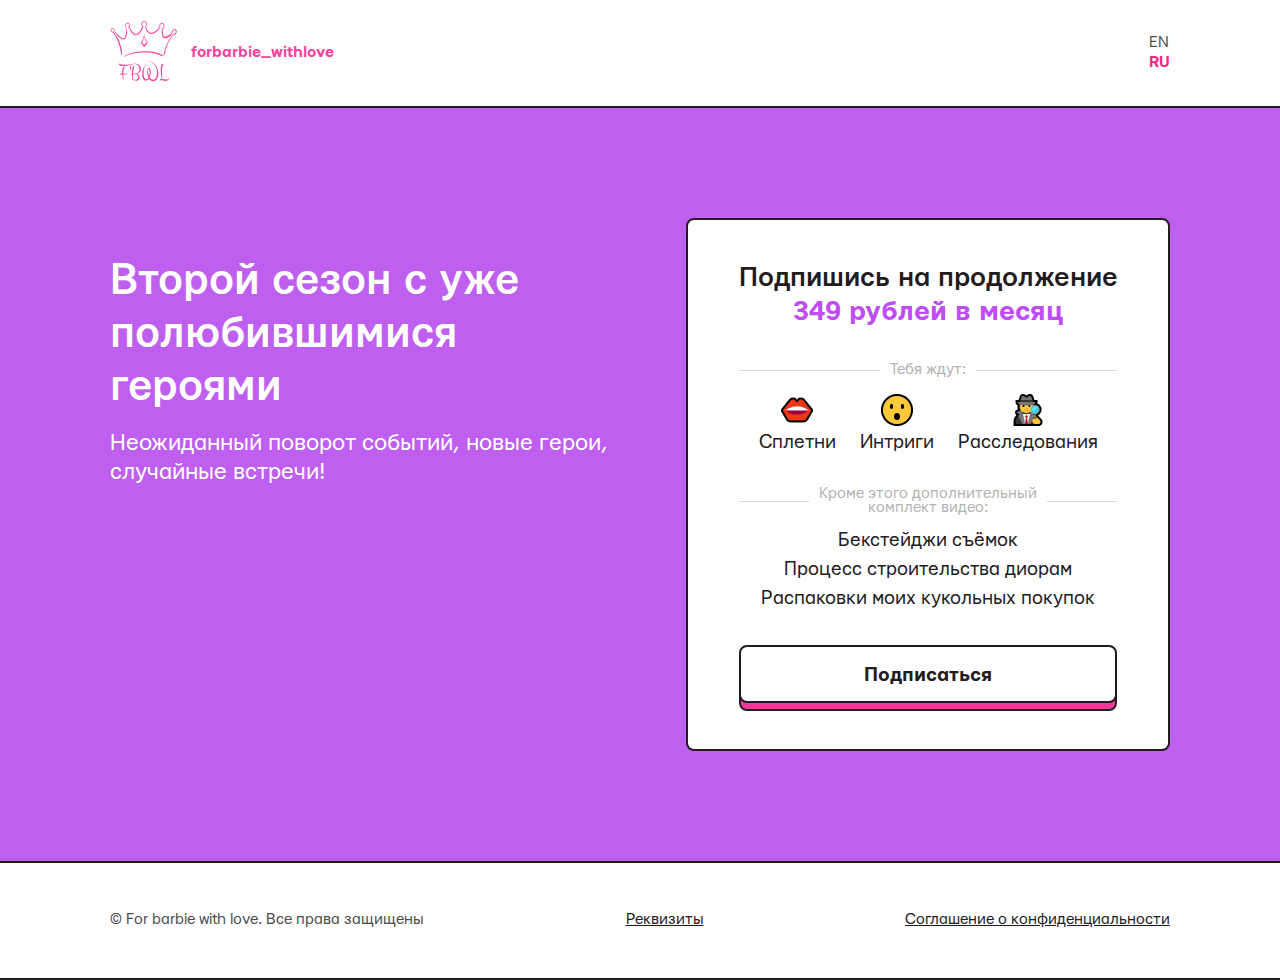
<file: Subscription.html>
<!DOCTYPE html>
<html lang="en">
	<head>

		<meta charset="utf-8">
		<!-- <base href="/"> -->
	
		<title>For barbie with love</title>
		<meta name="description" content="For barbie with love">
	
		<meta name="viewport" content="width=device-width, initial-scale=1.0, minimum-scale=1.0, maximum-scale=1.0, user-scalable=no">
	
		<link rel="icon" href="images/favicon.png">
		<meta property="og:image" content="images/preview.jpg">
		
		<link rel="stylesheet" href="libs/bootstrap/css/bootstrap-reboot.min.css">
		<link rel="stylesheet" href="libs/bootstrap/css/bootstrap-grid.min.css">
	
		<link rel="stylesheet" href="css/media.css">
		<link rel="stylesheet" href="css/main.css">
	
	
		<script src="libs/jquery/jquery-3.6.0.min.js" defer></script>
		<script src="./libs/bootstrap/js/bootstrap.js" defer></script>
		
	</head>
<body class="language__ru">
	<header class="header">
		<div class="wrap wrap__header">
			<div class="container">
				<div class="row">
					<div class="col">
						<div class="header__inner">
							<div class="header__desktop desktop">	
								<div class="header__inner">
									<div class="logo">
										<div class="logo__img"><img src="./images/logo.png" alt="FBWL логотип"></div>
										<p class="logo__text">forbarbie_withlove</p>
									</div>
									<div class="menu">
										<div class="language">
											<a href='./en.html' class="en">en</a>
											<a href='index.html'class="ru">ru</a>
										</div>
									</div>
							</div>
							</div>
							<div class="header__mobile mobile tablet">
								<div class="header__mobile__inner">
									<div class="logo">
										<div class="logo__img"><img src="./images/logo.png" alt="FBWL логотип"></div>
										<p class="logo__text">forbarbie_withlove</p>
									</div>
									
									<div class="language">
										<a href='./en.html' class="en">en</a>
										<a href='index.html'class="ru">ru</a>
									</div>
									<div class="mobile__menu">
										<div class="mobile__menu__inner">
											<div class="mobile__menu_line_top"></div>
											<div class="mobile__menu_line_bot"></div>
										</div>
									</div>
								</div>
								<div class="header__mobile__open">
									<nav>
										<a href="#subscription" class="menu__item">Второй сезон</a>
										<a href="#about" class="menu__item">Обо мне</a>
										<div class="btn mobile__btn">
											<a href="" class="btn_inner">Скачать приложение</a>
										</div>
									</nav>
								</div>
							</div>
						</div>
					</div>
				</div>
			</div>
		</div>
	</header>
	<div class="subscription" id="subscription">
	<div class="subscription__wrap wrap">
		<div class="container">
			<div class="row">
				<div class="col">
					<div class="subscription__inner">
						<div class="left subscription__left">
							<h2 class="subscription__title">Второй сезон с уже полюбившимися героями</h2>
							<div class="subscription__text text">
								<p>Неожиданный поворот событий, новые герои, случайные встречи!</p>
							</div>
						</div>
						<div class="right subscription__right cta">
							<div class="cta__inner">
								<h3 class="cta__title">Подпишись&nbspна&nbspпродолжение <br><span class="violet">349 рублей в месяц</span></h3>
								<div class="cta__pluses_1">
									<p class="cta__subtitle"><span class="subtitle__inner">Тебя ждут:</span></p>
									<ul class="cta__pluses_horizontal">
										<li class="cta__plus cta__plus_1">
											<img src="./images/lips.png" alt="" class="cta__icon">
											<p class="cta__text text">Сплетни</p>
										</li>
										<li class="cta__plus cta__plus_2">
											<img src="./images/wow.png" alt="" class="cta__icon">
											<p class="cta__text text">Интриги</p>
										</li>
										<li class="cta__plus cta__plus_3">
											<img src="./images/detective.png" alt="" class="cta__icon">
											<p class="cta__text text">Расследования</p>
										</li>
									</ul>
								</div>
								<div class="cta__pluses_2">
									<p class="cta__subtitle"><span class="subtitle__inner">Кроме этого дополнительный<br>комплект видео:</span></p>
									<ul class="cta__vertical">
										<li class="cta__p p">Бекстейджи съёмок</li>
										<li class="cta__p p">Процесс строительства диорам</li>
										<li class="cta__p p">Распаковки моих кукольных покупок</li>
									</ul>
								</div>
								<div class="btn subscription__btn">
									<a href="" class="btn_inner"  data-toggle="modal" data-target="#bill">Подписаться</span></a>
								</div>
							</div>
						</div>
					</div>
				</div>
			</div>
		</div>
	</div>
</div>
	<footer class="footer">
		<div class="footer__wrap wrap">
			<div class="container">
				<div class="row">
					<div class="col">
						<div class="footer__inner">
							<p class="footer__text p">© For barbie with love. Все права защищены</p>
							<a href="#" class="footer__link menu__item" data-toggle="modal" data-target="#requisites">Реквизиты</a>
							<a href="#" class="footer__link menu__item" data-toggle="modal" data-target="#conf">Cоглашение о конфиденциальности</a>
						</div>
					</div>
				</div>
			</div>
		</div>
	</footer>
</body>
</html>
</file>
<file: css/media.css>
/* === DESKTOP FIRST === */

/* xl <= Extra extra large (xxl) */
@media (max-width : 1400px) {

}

/* lg <= Extra large (xl) */
@media (max-width : 1100px) {
	
}

/* md <= Large (lg) */
@media (max-width : 992px) {
	
}


/* sm <= Medium (md) */
@media (max-width : 768px) {

}

/* xs <= Small (sm) */
</file>
<file: css/main.css>
/* USER VARIABLES SECTION */

:root {
	--accent: #F0399C;
	--main: #231B1F;
	--lineheight: 1.65;
	--userfont: mariupol, sans-serif;
	--systemfont: -apple-system, BlinkMacSystemFont, Arial, sans-serif;
	--radius: 8px;
	--gray: #605A5C;
	--border: 2px solid var(--main);
}

/* BOOTSTRAP SETTINGS SECTION */

/* gutter 20px (10px + 10px). Comment this code for default gutter start at 1.5rem (24px) wide. */
.container, .container-fluid, .container-lg, .container-md, .container-sm, .container-xl, .container-xxl { --bs-gutter-x: 0; }
.row, .row > * { --bs-gutter-x: 1.25rem; }

/* FONTS LOAD SECTION */

@font-face { src: url("../fonts/Mariupol-Regular.woff") format("woff"); font-family: "mariupol"; font-weight: 400; font-style: normal; }
@font-face { src: url("../fonts/Mariupol-Medium.woff") format("woff"); font-family: "mariupol"; font-weight: 500; font-style: normal; }
@font-face { src: url("../fonts/Mariupol-Bold.woff") format("woff"); font-family: "mariupol"; font-weight: 700; font-style: normal; }

/* GENERAL CSS SETTINGS */

::placeholder { color: #666; }
::selection { background-color: var(--accent); color: #fff; }
input, textarea { outline: none; }
input:focus:required:invalid, textarea:focus:required:invalid { border-color: red; }
input:required:valid, textarea:required:valid { border-color: green; }

body {
	font-family: var(--userfont);
	line-height: var(--lineheight);
	color: var(--main);
	min-width: 320px;
	position: relative;
	overflow-x: hidden;
}
body > * {
    overflow: hidden;
}
body.menu__show {
	overflow: hidden;
}
/* USER STYLES */
.mobile, .tablet {
	display: none;
}
.desktop {
	display: block;
}
.modal-body ul {
	padding-left: 0;
}
a:hover {
	color: var(--accent);
}
h1 {
	font-size: 3.125rem;
	margin-bottom: 1rem;
}
@media (min-width: 420px){
	.language__en h1 {
		font-size: 35px;
	}
}
@media (min-width: 620px){
	.language__en h1 {
		font-size: 37px;
	}
}
@media (min-width: 992px){
.language__en h1 {
	font-size: 44px;
}
}


.language__en .footer__inner {
	display: flex;
	justify-content: center;
}
.language__en .footer__link {
	display: none;
}
#bill .modal-body {
	font-size: 18px;
	padding-top: 32px;
	line-height: 120%;
	padding-bottom: 10px;
}
#requisites .modal-body {
	padding-top: 32px;
}
.modal-body .violet {
	font-size: 24px;
}
#bill .modal-body .violet {
	font-size: 18px;
}
#bill .modal-body li {
	position: relative;
	padding-left: 20px;
	margin-bottom: 6px;
}
#bill .modal-body ul li:first-child {
	margin-top: 8px;
}
.pay__window {
	margin-top: 32px;
}
#bill .modal-body li::before {
	content: '';
	background: url("../images/star__li.svg");
	position: absolute;
	top: -2px;
	bottom: 0;
	margin: auto;
	left: 0;
	width: 14px;
	height: 14px;
	opacity: 0.7;
}
h2 {
	font-size: 2.75rem;
	font-weight: 500;
}
h3 {
	font-size: 1.75rem;
	font-weight: normal;
}
h4 {
	font-size: 1.5rem;
	line-height: 110%;
}
.medium {
	font-weight: 500;
}
.header__desktop {
	width: 100%;
}
.text_size_l {
	font-size: 1.5rem;
	line-height: 135%;
}
.overflow {
	position: absolute;
	width: 100vw;
	height: 100%;
	background: #ffb8f6b3;
  backdrop-filter: blur(20px);
	-webkit-backdrop-filter: blur(20px);
	z-index: 180;
	display: none;
}
.menu__show .overflow {
	display: block;
}
.text {
	font-size: 22px;
	color: var(--gray)
}
li {
	list-style-type: none;
}


/*MENU*/
a {
	transition: 0.2s;
}
.accent {
	color: var(--accent);
	font-weight: bold;
	
}
.cta__pluses_horizontal {
	padding-left: 0;
}
.header__inner {
	display: flex;
	flex-direction: row;
	padding: 0.625em 0;
	align-items: center;
}
.logo, .menu {
	display: flex;
	height: 100%;
	flex-direction: row;
	align-items: center;
}
.logo__text {
	margin: 0;
}
.menu {
	flex-grow: 1;
	justify-content: flex-end;
}
.menu__inner {
	display: inline-flex;
	gap: 2rem;
}
.menu__item {
	text-decoration: none;
	color: var(--main)
}
.logo__text {
	padding-left: 0.875rem;
	font-weight: bold;
	color:  #FF419D;
}


/*Main screen*/
.main {
	background: #FFB8F6;
}
.wrap {
	padding: 6.875rem 0;
	border-bottom: 2px solid var(--main);
}
.wrap__header {
	padding: 0;
}
ul.cta__vertical {
	padding-left: 0 ;
}
.main__inner {
	display: flex;
	flex-direction: row;
	flex-wrap: wrap;
	gap: 1rem;
}
.main__content{
	max-width: 34.9375rem;
	display: flex;
	gap: 1rem;
	flex-direction: column;
	flex-wrap: wrap;
}
.main__text {
	display: inline-block;
	background: white;
	border-radius: var(--radius);
	box-shadow: inset 0 0 0 2px var(--main);
	padding: 52px 32px 0 42px;
	min-height: 20.6875rem;
}
.right {
	max-width: 30.25rem;
	flex-direction: row;
}
.main__img_height_l{
	height: 13.5rem;
}
.main__img_height_s {
	height: 6.25rem;
	min-height: 6.25rem;
}
.main__img_width_l {
	width: 22.4375em;
}
.main__img_width_329 {
	width: 20.5625em;
}
.main__icon_1 {
	position: absolute;
	min-width: 13.375rem;
	bottom: 0;
	right: -7.8125rem;
}
.main__img {
	width: 100%;
	height: 100%;
	object-fit: cover;
}
.main__icon{
	display: flex;
	justify-content: center;
	align-items: center;
	background: #A1CEFF;	
	border: var(--border);
	border-radius: var(--radius);
}
.main__img_wrap {
	display: flex;
	gap: 1em;
	position: relative;
}
.cinemaimg {
	border-radius: var(--radius);
	border: var(--border);
	position: relative;
	overflow: hidden;
}
.cinemaimg:before, .cinemaimg::after {
	content: '';
	display: block;
	position: absolute;
	width: 100%;
	height: 1.125rem;
	background: url('../images/cinema-line.svg') repeat-x;
	top: -2px;
	left: 0;
	z-index: 20;
}
.cinemaimg::after {
	top: unset;
	bottom: -2px;
}
.main__img_width_s {
	width: 6.8125rem;
}
.main__img_width_m {
	width: 14.625rem;
}
.main__icon_2 {
	align-self: flex-end;
}
.main__img_5 {
	top: -7.25rem;
}
.main__img_1 img {
	object-position: right;
}
.main__img_3 img {
	object-position: left 25%;
}
.main__img_5 img {
	object-position: 0 10px;
  transform: scale(1);
}
.main__img_6 img {
	object-position: 0 -45px;
}
.benefit__item, .dolls__point {
	list-style-type: none;
}
.benefit__text {
	font-size: 1.125rem;
	line-height: 110%;}
.app { 
	background: #A1CEFF;
}
.app__inner {
	display: flex;
	flex-direction: row;
	gap: 3rem;
	width: 61.0625rem;
	margin: 0 auto;
}
.app__right{
	display: flex;
	gap: 2.75em;
	flex-direction: column;
}
.benefits__items {
	display: flex;
	flex-direction: column;
	gap: 1.25em;
	margin-bottom: 0;
	padding-left: 0;
}
.benefit__item{
	background: white;
	border-radius: var(--radius);
	border: var(--border);
	display: flex;
	flex-direction: row;
	gap: 0.75em;
	padding: 1.5em 1.75em;
}
.benefit__content > * {
	margin: 0;
}
.app__left {
	max-width: 30.25rem;
	min-width: 30.25rem;
}
.benefit__title {
	margin-bottom: 0.5rem;
}
.btn_inner {
	display: flex;
	flex-direction: column;
	line-height: normal;
	font-size: 1.25rem;
	padding-top: 0.95em;
	padding-bottom: 0.8em;
	background: white;
	border-radius: var(--radius);
	border: var(--border);
	align-items: center;
	text-decoration: none;
	color: var(--main);
	font-weight: bold;
	gap: 0.25em;
	transition: 0.3s;
	box-shadow:  0 8px 0 -2px #F0399C, 0 8px 0 0px var(--main);
}
.btn_inner:hover {
	box-shadow: 10px 10px 0 -2px #F0399C, 10px 10px 0 0px var(--main);
	color: #F0399C;
}
.btn__text {
	font-size: 0.875rem;
	font-weight: normal;
}
.benefits__btn {
	margin-top: -0.25em;
}
.app__image {
	width: 431px;
	max-height: 57.4375em;
	overflow: hidden;
}
.app__img {
	width: 100%;
}
.dolls__left {
	display: flex;
	flex-direction: column;
	gap: 2.75em;
	width: 36.0625em;
	min-width: 36.0625em;
	padding: 6.875rem 0;
}
.menu {
	gap: 40px;
}
.language__ru .ru {
	font-weight: bold;
	opacity: 1;
	color: #f52781;
}
.language__en .en {
	font-weight: bold;
	opacity: 1;
	color: #f52781;
}
.dolls__points {
	display: flex;
	flex-direction: column;
	gap: 2.5em;
	padding-right: 6.25em;
	padding-left: 0;
}
.point__title {
	margin: 0;
	font-weight: 400;
	line-height: 120%;
}
.dolls__point {
	display: flex;
	flex-direction: row;
	gap: 1em;
}
.dolls__inner {
	display: flex;
	flex-direction: row;
}
.right__fullpage.right {
	max-width: unset;
	width: auto;
}
.dolls__container {
	max-width: calc(1060px + ((100% - 1060px) / 2));
	margin-left: calc((100% - 1060px) / 2);
}
.dolls__wrap {
	padding: 0;
}
.dolls__right {
	padding: 3.75em 0;
	background: #F4F4F4;
	border-left: 2px solid var(--main);
}
.right__dolls {
	display: flex;
	flex-direction: row;
	gap: 1em;
}
.dolls__slider_1, .dolls__slider_2 {
	margin-bottom: 1em;
}
.cinemaimg_white::before, .cinemaimg_white::after {
	background: url('../images/cinema-line-white.svg');
}
.subscription {
	background: #BF5FEF;
}
.subscription__inner {
	display: flex;
	flex-direction: row;
}
.subscription__left {
	width: 36em;
	padding-right: 3em;
	padding-top: 37px;
}
.subscription__title {
	color: white;	
	margin-bottom: 0.36em;
}
.subscription__text {
	color: white;
	font-size: 1.5rem;
	line-height: 120%;
}
.subscription__right {
	border-radius: var(--radius);
	border: var(--border);
	background: white;
	text-align: center;
	display: flex;
	flex-direction: column;
	padding: 2.625em 3.2em 2.875em;
}
.cta__pluses_horizontal {
	display: flex;
	flex-direction: row;
	gap: 1.5em;
	justify-content: center;
	margin-bottom: 1.75em;
}
.cta__title {
	font-weight: 500;
	margin-bottom: 1em;
}
.violet {
	color: #BE4DF5;
	font-weight: bold;
}
.cta__subtitle {
	display: inline-block;
	position: relative;
	text-align: center;
	line-height: 90%;
	width: 100%;
}
.subtitle__inner {
	font-size: 1rem;
	color: #B3B3B3;
	display: inline-block;
	background: white;
	position: relative;
  z-index: 2;
	padding: 0px 10px;
}
.cta__text {
	font-size: 1.25rem;
	color: var(--main);
	margin-bottom: 0;
}
.cta__p {
	font-size: 1.25rem;
	margin-bottom: 0.4444em;
	color: var(--main);
	line-height: 100%;
}
.cta__subtitle::after {
	content: '';
	position: absolute;
	height: 1px;
	width: 100%;
	top: 0;
	bottom: 0;
	margin: auto;
	background: #D9D9D9;
	left: 0;
	right: 0;
}
.subscription__btn {
	margin-top: 2.25em;
}

.about {
	background: #FFC900;
}
.top__inner, .about__bot {
	display: flex;
	flex-direction: row;
	justify-content: space-between;
}
.about__right_1 {
	padding-top: 2.75em;
}
.about__p {
	font-size: 1.25rem;
	line-height: 140%;
	margin-bottom: 1.6em;
}
.about__title {
	margin-bottom: 0.55em;
}
.about__left_2 {
	padding-right: 3.125em;
}
.about__top {
	margin-bottom: 4.25em;
}
.accent__p {
	display: inline-block;
	padding: 1.4em 1.2em;
	position: relative;
	border-radius: var(--radius);
	border: var(--border);
	background: white;
	font-weight: 500;
	line-height: 110%;
}
.accent__p::after, .accent__p::before {
	content: '';
	width: 45px;
	height: 45px;
	position: absolute;
	background: url('../images/Heart.svg') no-repeat center;
	background-size: 70%;
	top: 0;
	left: 0;
	transform: translate(-5%, -50%) rotate(-10deg);
}
.accent__p::after {
	background: url('../images/blink.svg');
	background-size: 100%;
	left: unset;
	top: unset;
	bottom: 0;
	right: 0;
	transform: translate(-50%, 35%);
}
.footer__text, .footer__link {
	margin-bottom: 0;
}
.footer__inner {
	display: flex;
	justify-content: space-between;
}
.footer__wrap {
	padding: 2.75em 0;
}
h5.modal-title {
	line-height: 110%;
}
.footer__text {
	color: #4D4D4D;
}
.footer__link {
	text-decoration: underline;
}
.app__mobile {
	display: none;
}
img.dolls__img.dolls__img_2 {
	object-position: 0 16px;
}
/*!
 * Generated using the Bootstrap Customizer (https://getbootstrap.com/docs/3.4/customize/)
 */
/*!
 * Bootstrap v3.4.1 (https://getbootstrap.com/)
 * Copyright 2011-2019 Twitter, Inc.
 * Licensed under MIT (https://github.com/twbs/bootstrap/blob/master/LICENSE)
 */
/*! normalize.css v3.0.3 | MIT License | github.com/necolas/normalize.css */
html {
  font-family: sans-serif;
  -ms-text-size-adjust: 100%;
  -webkit-text-size-adjust: 100%;
}

body {
  margin: 0;
	padding-right: 0 !important;
}
html {
	scroll-behavior: smooth;
}
a {
  background-color: transparent;
}
a:active,
a:hover {
  outline: 0;
}
abbr[title] {
  border-bottom: none;
  text-decoration: underline;
  text-decoration: underline dotted;
}
b,
strong {
  font-weight: bold;
}
dfn {
  font-style: italic;
}

mark {
  background: #ff0;
  color: #000;
}
small {
  font-size: 80%;
}
sub,
sup {
  font-size: 75%;
  line-height: 0;
  position: relative;
  vertical-align: baseline;
}
sup {
  top: -0.5em;
}
sub {
  bottom: -0.25em;
}
img {
  border: 0;
}
svg:not(:root) {
  overflow: hidden;
}
figure {
  margin: 1em 40px;
}

pre {
  overflow: auto;
}
code,
kbd,
pre,
samp {
  font-family: monospace, monospace;
  font-size: 1em;
}
button,
input,
optgroup,
select,
textarea {
  color: inherit;
  font: inherit;
  margin: 0;
}
button {
  overflow: visible;
}
button,
select {
  text-transform: none;
}
button,
html input[type="button"],
input[type="reset"],
input[type="submit"] {
  -webkit-appearance: button;
  cursor: pointer;
}
button[disabled],
html input[disabled] {
  cursor: default;
}
button::-moz-focus-inner,
input::-moz-focus-inner {
  border: 0;
  padding: 0;
}
input {
  line-height: normal;
}
input[type="checkbox"],
input[type="radio"] {
  -webkit-box-sizing: border-box;
  -moz-box-sizing: border-box;
  box-sizing: border-box;
  padding: 0;
}
input[type="number"]::-webkit-inner-spin-button,
input[type="number"]::-webkit-outer-spin-button {
  height: auto;
}
input[type="search"] {
  -webkit-appearance: textfield;
  -webkit-box-sizing: content-box;
  -moz-box-sizing: content-box;
  box-sizing: content-box;
}
input[type="search"]::-webkit-search-cancel-button,
input[type="search"]::-webkit-search-decoration {
  -webkit-appearance: none;
}
fieldset {
  border: 1px solid #c0c0c0;
  margin: 0 2px;
  padding: 0.35em 0.625em 0.75em;
}
legend {
  border: 0;
  padding: 0;
}
textarea {
  overflow: auto;
}
optgroup {
  font-weight: bold;
}
table {
  border-collapse: collapse;
  border-spacing: 0;
}
td,
th {
  padding: 0;
}
* {
  -webkit-box-sizing: border-box;
  -moz-box-sizing: border-box;
  box-sizing: border-box;
}
*:before,
*:after {
  -webkit-box-sizing: border-box;
  -moz-box-sizing: border-box;
  box-sizing: border-box;
}

input,
button,
select,
textarea {
  font-family: inherit;
  font-size: inherit;
  line-height: inherit;
}
a {
  color: #337ab7;
  text-decoration: none;
}

figure {
  margin: 0;
}


hr {
  margin-top: 20px;
  margin-bottom: 20px;
  border: 0;
  border-top: 1px solid #eeeeee;
}
.sr-only {
  position: absolute;
  width: 1px;
  height: 1px;
  padding: 0;
  margin: -1px;
  overflow: hidden;
  clip: rect(0, 0, 0, 0);
  border: 0;
}
.sr-only-focusable:active,
.sr-only-focusable:focus {
  position: static;
  width: auto;
  height: auto;
  margin: 0;
  overflow: visible;
  clip: auto;
}
[role="button"] {
  cursor: pointer;
}
.modal-open {
  overflow: hidden;
}
.modal {
  position: fixed;
  top: 0;
  right: 0;
  bottom: 0;
  left: 0;
  z-index: 1050;
  display: none;
  overflow: hidden;
  -webkit-overflow-scrolling: touch;
  outline: 0;
}
.modal.fade .modal-dialog {
  -webkit-transform: translate(0, -25%);
  -ms-transform: translate(0, -25%);
  -o-transform: translate(0, -25%);
  transform: translate(0, -25%);
  -webkit-transition: -webkit-transform 0.3s ease-out;
  -o-transition: -o-transform 0.3s ease-out;
  transition: transform 0.3s ease-out;
}
.modal.in .modal-dialog {
  -webkit-transform: translate(0, 0);
  -ms-transform: translate(0, 0);
  -o-transform: translate(0, 0);
  transform: translate(0, 0);
}
.modal-open .modal {
  overflow-x: hidden;
  overflow-y: auto;
}
.modal-dialog {
  position: relative;
  width: auto;
  margin: 10px;
}
.modal-content {
  position: relative;
  background-color: #ffffff;
  -webkit-background-clip: padding-box;
  background-clip: padding-box;
  border: 1px solid #999999;
  border: 1px solid rgba(0, 0, 0, 0.2);
  border-radius: 6px;
  -webkit-box-shadow: 0 3px 9px rgba(0, 0, 0, 0.5);
  box-shadow: 0 3px 9px rgba(0, 0, 0, 0.5);
  outline: 0;
}
.modal-backdrop {
  position: fixed;
  top: 0;
  right: 0;
  bottom: 0;
  left: 0;
  z-index: 1040;
  background-color: #000000;
}
.modal-backdrop.fade {
  filter: alpha(opacity=0);
  opacity: 0;
}
.modal-backdrop.in {
  filter: alpha(opacity=50);
  opacity: 0.5;
}
.modal-header, .modal-footer {
  padding: 15px 32px;
  border-bottom: 1px solid #e5e5e5;
}
.modal-footer {
	border-bottom: none;
}
.modal-footer a{
	text-align: center;
} 
.modal-header .close {
  margin-top: -2px;
	padding-right: 0;
}
.modal-title {
  margin: 0;
  line-height: 1.42857143;
}
.modal-body {
  position: relative;
  padding: 15px 32px;
	padding-bottom: 40px;
}
.modal-footer {
  padding: 15px 32px;
  text-align: right;
  border-top: 1px solid #e5e5e5;
}
.modal-footer::before {
	display: none !important;
}
.modal-footer .btn + .btn {
  margin-bottom: 0;
  margin-left: 5px;
}
.modal-footer .btn-group .btn + .btn {
  margin-left: -1px;
}
.modal-footer .btn-block + .btn-block {
  margin-left: 0;
}
.modal-scrollbar-measure {
  position: absolute;
  top: -9999px;
  width: 50px;
  height: 50px;
  overflow: scroll;
}
.subscription__modal .modal-body {
	display: flex;
	flex-direction: column;
	gap: 32px;
	text-align: center;
	justify-content: center;
	font-size: 20px;
	line-height: 140%;
	align-items: center;
	padding-top: 60px;
	padding-bottom: 60px;
}
.main__content_2 .main__icon_1 {
	display: none !important;
}
.btn__modal .btn_inner {
	font-size: 18px;
}
.btn__modal {
	max-width: 480px;
	min-width: 260px;
}
.modal-icon img {
	max-width: 72px;
}
@media (min-width: 768px) {
  .modal-dialog {
    width: 740px;
    margin: 30px auto;
  }
  .modal-content {
    -webkit-box-shadow: 0 5px 15px rgba(0, 0, 0, 0.5);
    box-shadow: 0 5px 15px rgba(0, 0, 0, 0.5);
  }
  .modal-sm {
    width: 300px;
  }
}
@media (min-width: 992px) {
  .modal-lg {
    width: 900px;
  }
}
.clearfix:before,
.clearfix:after,
.modal-header:before,
.modal-header:after,
.modal-footer:before,
.modal-footer:after {
  display: table;
  content: " ";
}
.clearfix:after,
.modal-header:after,
.modal-footer:after {
  clear: both;
}
.center-block {
  display: block;
  margin-right: auto;
  margin-left: auto;
}
.pull-right {
  float: right !important;
}
.pull-left {
  float: left !important;
}
.hide {
  display: none !important;
}
.show {
  display: block !important;
}
.invisible {
  visibility: hidden;
}
.text-hide {
  font: 0/0 a;
  color: transparent;
  text-shadow: none;
  background-color: transparent;
  border: 0;
}
.hidden {
  display: none !important;
}
.affix {
  position: fixed;
}
.modal-header {
	display: flex;
	flex-direction: row;
	justify-content: space-between;
}
.modal-title {
	flex-grow: 1;
}
button.close {
	background: transparent;
	outline: none;
	border: none;
	font-size: 30px;
	line-height: 10px;
}
.modal-backdrop {
	background: #ffb8f6b3;
	backdrop-filter: blur(20px);
	opacity: 1 !important;
	-webkit-backdrop-filter: blur(20px);
}
.modal-content {
	box-shadow: none;
	border: none;
	border: 2px solid var(--main);
}
.modal-title {
	font-weight: bold;
	margin-bottom: 8px;
	font-size: 20px;
}
h5.modal-title {
	font-size: 24px;
	margin-bottom: 0;
	line-height: 110%;
}
.modal-body p {
	font-size: 18px;
	margin-bottom: 16px;
}
.container, .container-lg, .container-md, .container-sm {
	max-width: 1060px;
}
.menu__show .mobile__menu_line_top {
	top: 50%;
	transform: rotate(45deg);
}
.menu__show .mobile__menu_line_bot {
	top: 50%;
	transform: rotate(-45deg);
}
.dolls__slider__wrapper {
  display: flex;
  transition-timing-function: linear !important;
  color: white;
}

.dolls__slider__wrapper .cinemaimg {
    margin-right: 1em;
  background-color: blue;
  flex-grow: 0;
  flex-shrink: 0; 
  flex-basis: auto;
}
.right__inner {
    pointer-events: none;
}
.right__dolls {
    overflow: hidden;
}
.mobile__menu {
	display: flex;
	height: 40px;
	align-items: center;
	width: 40px;
}
.mobile__menu__inner > * {
	width: 32px;
	height: 2px;
	display: block;
	background: black;
	position: absolute;
	transition: 0.3s;
}
.mobile__menu__inner {
	width: 32px;
	height: 12px;
	position: relative;
}
.language {
	display: flex; 
	flex-direction: column;
	gap: 4px;
}
.language > * {
	margin-bottom: 0;
	line-height: 100%;
	text-transform: uppercase;
	opacity: 0.7;
	color: #000;
}
.header__mobile {
	width: 100%;
}
.header__mobile__inner {
	display: flex !important;
	align-items: center;
	width: 100%;
	justify-content: space-between;
}
.header__mobile .logo {
	flex-grow: 1;
}
.logo__img img {
	width: 100%;
}
.mobile__menu_line_top {
	top: 0%;
}
.mobile__menu_line_bot {
	top: 100%;
}
	.header__mobile__open {
		position: absolute;
    background: white;
    z-index: 20;
		bottom: 0;
	}
	.header__mobile {
		position: static;
	}
	.header__mobile__inner:before {
    content: '';
    width: 100vw;
    background: #ffffff;
    position: absolute;
    height: 87px;
    left: 0;
    z-index: -1;
	}
	.header__mobile__inner {
		z-index: 21;
    position: relative;
	}
	header.header {
    overflow: visible;
	}
	.modal-footer {
    display: flex;
    gap: 20px;
	}

	.pay__window {
		border-top: 1px solid #eeeeee;
		padding-top: 40px;
		padding-bottom: 60px;
		text-align: center;
	}

	p.login__text {
    font-size: 20px;
    line-height: 140%;
		margin-bottom: 16px;
	}
	.input__group {
		position: relative;
		width: 100%;
		margin: auto;
		margin-bottom: 12px;
	}

	.input__group input:not(.password-checkbox) {
		height: 65px;
		background: #eeeeee;
    border-radius: var(--radius);
		border: none;
		padding: 10px 15px 5px;
		width: 100%;
	}

	.input__label {
		position: absolute;
		opacity: 0.5;
		top: 25px;
		left: 15px;
		transition: 0.2s;
		pointer-events: none;
	}

	.input__btn {
		width: 100%;
		background: white;
    border-radius: var(--radius);
    border: var(--border);
    align-items: center;
    text-decoration: none;
    color: var(--main);
    font-weight: bold;
    transition: 0.3s;
		padding-bottom: 0.8em;
    box-shadow: 0 8px 0 -2px #F0399C, 0 8px 0 0px var(--main);
		font-size: 1.25rem;
    padding-top: 0.95em;
	}
	.form__pay {
		max-width: 360px;
		margin: auto;
	}

	input:placeholder {
		color: #eeeeee;
	}

	input:not(:placeholder-shown) ~ .input__label {
		font-size: 12px;
		opacity: 0.6;
		top: 7px;
	}

	.password-checkbox {
		position: absolute; 
		height: 22px;
		width: 22px;
		right: 15px;
		top: 0;
		bottom: 0;
		margin: auto 0;
	}

	input[type="checkbox"]{
    display:none;            
}

input[type="checkbox"] + label{
  font: 18px bold;
  color: #444;
  cursor: pointer;
}

input[type="checkbox"] + label::before {
    content: "";
    display: inline-block;
    height: 22px;
    width: 22px;
    background-image: url(../images/Iconly/Light/Show.svg);
    background-repeat: no-repeat;
		background-size: contain;
		background-position: center;
}

input[type="checkbox"]:checked + label::before {
	background-image: url(../images/Iconly/Light/Hide.svg);
}

.checkbox__wrap {
	position: absolute;
	top: 0;
	bottom: 0;
	height: 22px;
	width: 22px;
	margin: auto;
	right: 15px;
}

@media screen and (max-width: 1100px) {
	.subscription__right {
		padding: 40px 28px;
	}
	.benefit__item {
    padding-right: 20px;
	}
	.container, .container-lg, .container-md, .container-sm {
		max-width: 960px;
	}
	.wrap {
    padding: 80px 0;
	}
	.wrap__header {
    padding: 0;
	}	
	.dolls__wrap {
    padding: 0;
	}
	.footer__wrap {
    padding: 2.75em 0;
	}
	.right {
		width: 24.0625em;
	}
	.main__img_width_l {
		width: 16.25em;
	}
	h2 {
    font-size: 2.25rem;
    font-weight: 500;
	}
	h4 {
		font-size: 1.375rem;
	}
	.benefit__icon {
		width: 1.75em;
	}
	.benefit__icon img {
		object-fit: cover;
		min-width: 22px;
		width: 27px;
	}
	.app__right {
		gap: 1.5em;
		width: auto;
	}
	.benefits__items {
		gap: 0.75em;
	}
	.benefit__item {
		padding: 1.5em;
		padding-right: 2.5em;
	}
	.dolls__container {
		max-width: calc(960px + ((100% - 960px) / 2));
		margin-left: calc((100% - 960px) / 2);
	}
	.app__left {
		max-width: 440px;
    min-width: unset;
    width: 440px;
    display: flex;
    justify-content: center;
		align-items: center;
	}
	.app__inner {
		gap: 2.5em;
	}
	.subscription__right, .dolls__left, .about__right {
		width: calc(960px / 2);
		min-width: calc(960px / 2);
	}
	.dolls__right .cinemaimg {
		height: 150px;
	}
	.dolls__right .cinemaimg img {
		height: 100%;
	}
	.app__image {
		width: 390px;
	}
	.about__left_1 img {
		width: 100%;
	}
	.about__left {
		width: 460px;
	}
	.about__top {
		margin-bottom: 40px;
	}
	.app__inner {
		width: 100%;
	}
}

@media screen and (max-width: 992px) {
	.menu__show .header .container {
    height: 160px;
} 

html {
	scroll-padding-top: 80px;
}
main.main {
	padding-top: 90px;
}
	header {
		position: fixed;
    width: 100%;
    background: white;
    z-index: 200;
	}
	.wrap.wrap__header {
    position: relative;
    transition: 0.4s;
	}
	.header .container {
		position: static;
		height: 66px;
    transition: 0.4s;
	}
	.header__mobile__open {
		left: 0;
    right: 0;
    margin: auto;
	}





	.desktop {
		display: none;
	}
	.header__inner {
		padding: 0%;
	}
	.language {
    margin-right: 40px;
}
	.tablet {
		display: block;
	}
	.mobile__btn {
		display: inline-block;
	}
	.header__mobile__open {
		width: 100%;
		padding: 24px 0 32px;
		display: block;
		border-top: 1px solid #d9d9d9;
		margin-top: 16px;
		position: absolute !important;
		opacity: 0;
	}
	.menu__show .header__mobile__open {
		opacity: 1;
	}
	.header__mobile__open nav {
		display: flex;
    flex-direction: row;
    justify-content: end;
    align-items: center;
    gap: 32px;
	}
	.mobile__btn a {
		display: inline-block;
		font-size: 16px !important;
		padding: 12px 20px;
		box-shadow: 0 5px 0 -2px #F0399C, 0 5px 0 0px var(--main);
	}
		.wrap__header {
		padding: 20px 0 !important;
	}
	.container, .container-lg, .container-md, .container-sm, .header__mobile__open {
		max-width: calc(100% - 60px);
		position: relative;
	}
	.wrap {
    padding: 60px 0;
	}
	.dolls__wrap {
    padding: 0;
	}
	h1 {
		font-size: 40px;
	}
	h2 {
		font-size: 32px;
	}
	.main__text {
		padding: 40px;
		height: 286px;
    min-height: unset;
	}
	.main__img_1, .main__img_2, .main__img_3, .main__img_4,.main__img_5,.main__img_6 {
		height: 162px;
	} 
	.main__content_1 {
		width: 480px;
		min-width: 480px;
	}
	.main__inner {
		flex-wrap: nowrap;
		gap: 10px;
	}
	.main__img_wrap, .main__content {
    gap: 10px;
	}
	.main__icon {
		min-width: unset;
		background: transparent;
		border: none;
		border: none;
		position: absolute;
		height: 50px;
		min-height: 50px;
	}
	.main__img_width_l {
		width: 100%;
	}
	.main__img_5, .main__img_6 {
		height: 114px;
	}
	.main__img_5 {
    top: unset;
	}
	.right {
		min-width: 440px;
		width: 440px;
	}
	.main__content_2 {
		position: relative;
		width: auto;
		min-width: unset;
	}
	
	.main__img_5, .main__img_6 {
		width: calc((100% - 10px) * 0.5);
	}
	.main__img_1 {
		min-width: 129px;
	}
	.main__img_2 {
		width: calc(100% - 139px);
	}
	.main__icon_1 {
		z-index: 22;
		right: 40%;
		top: -15px;
		transform: rotate(10deg);
	}
	.main__icon_2 {
		z-index: 22;
		right: -10%;
		bottom: -10px;
	}
	.main__icon_3 {
		z-index: 22;
		left: -15%;
		top: 30%;
		transform: rotate(-10deg);
	}
	.app__inner {
		gap: 32px;
	}
	.app__left {
		max-width: calc(100% - 472px);
	}
	.benefit__item {
    padding: 24px 28px;
	}
	.app__right h2 br {
		display: none;
	}
	.dolls__container {
    max-width: calc((100% - 60px) + ((100% - (100% - 60px)) / 2));
    margin-left: calc((100% - (100% - 60px)) / 2);
	}
	.right__fullpage.right {
		width: calc(440px + ((100vw - (100% - 30px)) / 2));
		min-width: unset;
	}
	.dolls__left {
		min-width: auto;
		width: auto;
	}
	.dolls__points {
		padding-right: 32px;
	}
	.app__right, .dolls__left {
		gap: 24px;
	}
	.dolls__points {
		gap: 20px
	}
	h3 {
		font-size: 24px;
	}
	.subscription__right {
		padding: 32px 20px;
		padding-bottom: 40px;
	}
	.subscription__btn {
		margin-top: 24px;
	}
	.about__p {
		font-size: 18px;
		margin-bottom: 20px;
	}
	.about__img {
		width: 100%;
	}
	.footer__wrap {
		padding: 40px 0;
	}
	.top__inner {
		gap: 40px;
	}
	.about__right_1 {
		padding-top: 0;
	}
	.about__right_2 {
		width: auto;
		min-width: unset;
	}
	.about__left_2 {
		width: 440px;
		min-width: 440px;
	}
}

@media (max-width: 950px) {
	.main__img_6 img {
    object-position: 0 -20px;
	}
}

@media (max-width: 850px) {
.container, .container-lg, .container-md, .container-sm, .header__mobile__open {
    max-width: 600px;
}

.wrap {
    padding: 60px 0;
}
.dolls__inner {
	flex-direction: column;
}
.dolls__container {
	margin: auto;
	width: calc(100% - 60px);
}
.dolls__right.right {
	width: 100%;
	background: transparent;
	border: none;
	width: 100vw;
	transform: translate(-30px , 0);
	padding: 0;
}
.dolls__slider_1, .dolls__slider_2 {
	margin-bottom: 10px;
}
.right__dolls {
	gap: 10px;
}
.dolls__left {
	padding-bottom: 32px;
	padding-top: 0;
}
.subscription__inner {
	flex-direction: column;
	text-align: center;
}
.subscription__left {
	width: auto;
	padding: 0;
	margin-bottom: 20px;
}
.subscription__right {
	width: auto;
	min-width: unset;
	max-width: unset;
}
.subscription__btn, .cta__subtitle::after {
	width: 440px;
}
.cta__subtitle::after {
	left: 50%;
  transform: translate(-50%, 0px);
}
.cta__inner {
	display: flex;
	flex-direction: column;
	justify-content: center;
	align-items: center;
}
.main__inner {
	flex-direction: column;
}
.main__img_3, .main__img_4 {
	width: calc((100% - 10px) / 2);
}
.main__content {
	width: 100%;
	max-width: unset;
}
.main__text { 
	height: unset;
}
.app__desktop {
	display: none;
}
.app__mobile {
	display: inline-block;
}
.app__inner {
	flex-direction: column;

}
.app__right, .app__left {
	width: 100%;
	max-width: unset;
	display: block;
	min-width: unset;
}
.app__right {
	display: flex;
}
.app__left {
	text-align: center;
}
.app__left h2 {
	margin-bottom: 26px;
}
.app__image {
	max-height: 320px;
	max-width: 360px;
	margin: auto;
}
.app__inner {
	gap: 0px;
}
.app__benefits {
	padding: 16px 40px;
	background: white;
	border-radius: var(--radius);
	border: var(--border);
}
.app__right {
	padding: 0;
}
.benefit__item{ 
	border-radius: 0;
	border: none;
	border-bottom: 1px solid #D9D9D9;
}
.benefit__item_4 {
	border: none;
}
.benefits__items {
	gap: 0;
}
.right.dolls__right.right__fullpage {
    width: 1200px !important;
    left: -100px;
    position: relative;
}
.main__img_5, .main__img_6 {
	height: 162px;
}
.main__icon_3 {
	left: -3px;
	left: -3px;
	width: 68px;
	top: 61%;
}
.main__icon_2 {
	right: -10px;
	bottom: -5px;
	width: 63px;
}
.tablet__850 {
	display: block;
}
.notablet__850 {
	display: none;
}
.about__right, .about__left {
	width: 100%;
	padding: 0;
}
.about__left_1 {
	width: 40%;
	min-width: 45%;
	position: absolute;
}
.about__right, .about__left_2 {
	width: 100%;
	min-width: 100%;
}
.about__title {
	padding-left: 50%;
	padding-top: 50px;
}
.about__p_1 {
	padding-left: 50%;
	padding-bottom: 27px;
}
.about__bot, .about__top {
	position: relative;
}
.about__p_6, .about__p_7 {
	width: 50%;
}
.about__p_7 {
	margin-bottom: 40px;
}
.about__right_2 {
	width: 45%;
	max-width: 45%;
	position: absolute;
	min-width: unset;
	right: 0;
	top: 160px;
}
.footer__inner {
	flex-direction: column;
	align-items: center;
	gap: 20px;
}
.footer__inner > * {
	text-align: center;
}
.about__top {
	margin: 0;
}
.main__img_5 {
	order: 2;
}
}
@media (max-width: 620px) {
	.container, .container-lg, .container-md, .container-sm, .dolls__container, .header__mobile__open {
    max-width: calc(100% - 40px);
}
.dolls__container {
	width: auto;
}
.main__content_1 {
	min-width: unset;
}
h1 {
	font-size: 32px;
}
}
@media (max-width : 576px) {
	.nomobile, .tablet {
		display: none;
	}
	.benefit__icon img {
		width: 22px;
	}
	.main__content_2 .main__icon_1 {
		display: flex !important;
	}
	.main__img_wrap {
		display: none;
	}
	.menu__show .header .container {
    height: 267px;
}
.menu__show .header__mobile__open {
	padding-top: 0;
}
	.header__mobile__open nav {
		padding-top: 24px;
		padding-bottom: 24px;
		flex-direction: column;
		gap: 16px;
	}
	.mobile {
		display: block;
	}
	
	.about__title {
		padding-left: 0;
		padding-top: 0;
	}
	.about__p_1 {
		padding-left: 0;
		padding-bottom: 0;
	}
	.about__top {
		margin-bottom: 0;
	}
	.about__p_6, .about__p_7 {
		width: 100%;
	}
	.about__img {
    margin-bottom: 36px;
    margin-top: 32px;
}
.subscription__btn, .cta__subtitle::after {
	width: 100%;
}
.benefit__item {
	padding-left: 0;
	padding-right: 0;
}
h4 {
	font-size: 20px;
}
.point__right {
	min-width: 24px;
	width: 24px;
}
.point__right img {
	width: 100%;
}
.benefit__title {
	font-size: 22px;
}
.about__img img {
	width: 100%;
}
.cta__pluses_2, .cta__pluses_1 {
	width: 100%;
}
.cta__p {
	font-size: 18px;
}
.main__text {
	padding: 32px;
}
.subscription__modal .modal-body {
	padding-top: 32px;
	padding-bottom: 32px;
	gap: 22px;
}
.modal-icon img {
	max-width: 64px;
}

.main__icon_3 {
	transform: scale(0.9) rotate(-10deg);
}
.main__icon_1 {
	transform: scale(0.9) rotate(10deg);
}
.main__icon_2 {
	transform: scale(0.9);
}
}
@media (max-width : 480px) {
	h5.modal-title {
    font-size: 20px;
	}
	.main__img_1 {
    min-width: 100px;
	}
	.modal-footer {
    flex-direction: column;
    align-items: center;
    gap: 0px;
	}
	#bill .modal-body {
		font-size: 16px;
	}
	.modal-footer {
    padding: 15px 5px;
	}
	#bill .modal-body {
		padding-top: 16px;
	}
	.modal-header, .modal-body {
		padding-left: 16px;
		padding-right: 16px;
	}
	.main__text {
		width: 100%;
	}
	.main__img_wrap {
		width: calc(100% + 20px);
    left: -20px;
	}
	.main__content_2 {
		width: calc(100% + 40px);
    left: -20px;
    padding-left: 20px;
	}
	.main__img_4 {
		width: calc(((100% - 10px) / 2) - 20px);
	}
	.app__image {
		max-width: 310px;
		max-height: 300px;
	}
	.main__img_5, .main__img_6 {
    width: calc(((100% - 10px) * 0.5) - 10px);
	}
	.main__img_6 {
    order: 6;
    transform: rotate(6deg) scale(1.1) translate(-7px, -6px);
    z-index: 21;
    backface-visibility: hidden;
    -webkit-backface-visibility: hidden;
	}
	.main__img_4 {
    order: -1;
		width: calc((100% - 6px) / 2);
    left: -20px;
		border-radius: 0 8px 8px 0;
	}
	.main__inner {
		gap: 6px;
	}
	.main__img_3{
		left: -20px;
	}
	.main__content_2 {
		gap: 6px;
	}
	.main__img_2 {
    width: calc(100% - 135px);
	}
	.main__img_3, .main__img_4 {
    width: calc((100% - 6px) / 2);
	}
	.main__img_1 img {
    object-position: right -4px;
}
}
@media (max-width: 420px) {
	.container, .container-lg, .container-md, .container-sm, .dolls__container, .header__mobile__open {
    max-width: calc(100% - 16px);
}
main.main {
	padding-top: 70px;
}
.header .container {
	height: 47px;
}
.menu__show .header .container {
	height: 259px;
}
.language > * {
	font-size: 14px;
}
h2 {
	font-size: 27px;
}
.main__text {
	padding-left: 20px;
	padding-right: 20px;
}
h1 {
	font-size: 27px;
	margin-bottom: 10px;
}
.text {
	font-size: 18px;
}
.main__icon img {
	width: 100%;
}
.main__icon {
	max-width: 42px;
}
.main__img_1, .main__img_2, .main__img_3, .main__img_4, .main__img_5, .main__img_6 {
	height: 132px;
}
.main__icon_3 {
	left: 10px;
	top: 35%;
}
.main__icon_2 {
	right: 10px;
	bottom: -18px;
	width: 63px;
}
.benefits__items {
	padding-left: 20px;
	padding-right: 20px;
}
.app__image {
	max-width: calc(100% - 60px);
}
.btn_inner:hover {
	box-shadow: 6px 6px 0 -2px #F0399C, 6px 6px 0 0px var(--main);
}
h3.cta__title {
	font-size: 20px;
}
p.cta__text.text {
	font-size: 16px;
}
ul.cta__pluses_horizontal {
	gap: 16px;
}
.cta__p {
	font-size: 17px;
}
a.btn_inner {
	font-size: 18px;
}
.btn.subscription__btn {
	margin-top: 10px;
}
.logo__img {
	width: 48px;
}
.language {
	margin-right: 15px;
}
.subscription__modal .modal-body {
	font-size: 18px;
}

}

/* Оплата */
.login__tooltip {
	display: none;
}

.login__tooltip {
	position: relative;
	margin-bottom: 20px;
}

button.close__tooltip {
	border: 0;
	outline: none !important;
	background: transparent;
	height: 30px;
	width: 30px;
	line-height: 30px;
	position: absolute;
	top: -2px;
	right: 0px;
	color: white;
}

.login__tooltip p {
	margin: 0;
	display: inline-block;
	background: #f14141;
	border-radius: var(--radius);
	padding: 20px;
	color: white;
}

a.restore {
	margin-top: 26px;
	display: inline-block;
	color: var(--accent);
	transition: 0.3s;
}

a.restore:hover {
	color: black
}

.input__btn:hover {
	box-shadow: 10px 10px 0 -2px #F0399C, 10px 10px 0 0px var(--main);
	color: #F0399C;
}


/*DOWNLOAD APP*/
.download__wrap {
	padding: calc(20vh + 20px) 0;
}

.download .main__img_5 {
	top: 0;
}

.download .main__img_width_329 {
	width: 22.4375em;
}

.download .main__img_height_l {
	height: 15.25em;
}

.download__left {
	padding-top: 0;
	position: relative;
}

.download__text {
	margin-bottom: 32px;
}

.download__qr-code {
	position: absolute;
	left: 0;
	bottom: 0;
	border: 2px solid #231b1f;
	border-radius: 10px;
}

.download .cinemaimg:before, .download .cinemaimg::after {
	background-image: url("../images/cinema-line_download.svg");
}
@media (max-width: 1100px) {
	.download .main__img_2 {
    width: calc(100% - (7.6125em + 4px));
	}

	.download .main__img_6 {
		width: calc(100% - (6.8125em * 2) - 2em)
	}

	.download .main__img_6 img {
		object-position: center;
	}
}

@media screen and (max-width: 992px) {
	.download .main__img_height_l {
    height: 12.25em;
	}

	.download .main__img_2 {
    width: calc(100% - (129px + 10px));
	}

	.download .main__img_5, .download .main__img_6 {
		width: calc((100% - 10px) / 2);
	}

	.download .main__icon_3 {
    left: 17%;
    top: 50%;
	}

	.download__wrap {
		padding: calc(5vh + 20px) 0;
	}
}

@media (max-width: 850px) and (min-width: 576px) {
	.download__qr-code {
    right: 0;
    left: unset;
    top: 0;
    /* margin: auto; */
    width: 100px;
	}

	.download__title, .download__text {
    width: calc(100% - (10px + 139px));
    text-align: left;
	}
}

@media (max-width: 576px) {
	.download__title {
		margin-bottom: 1em;
	}

	.download__left {
    margin-bottom: 2em;
}
}

@media (max-width: 480px) {
	.download .main__img_6 {
		width: 42vw;
	}
}
</file>
